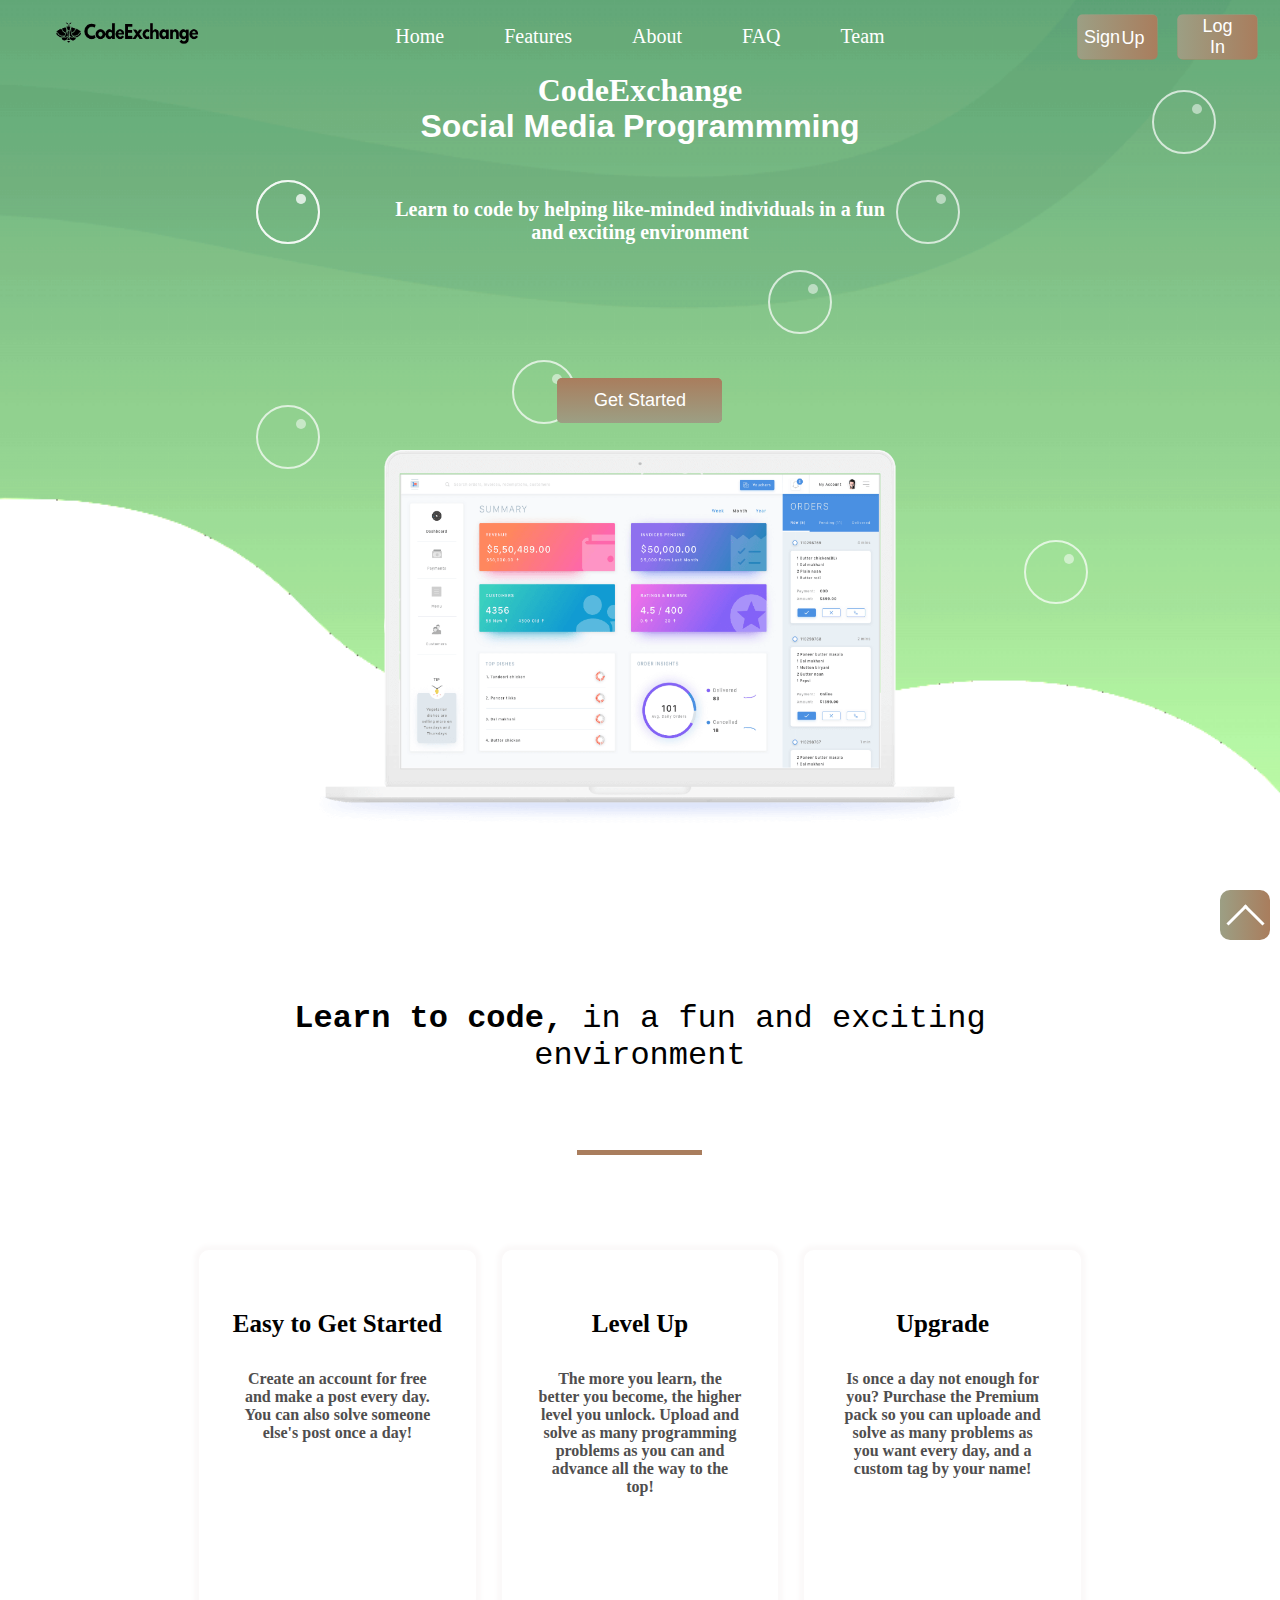
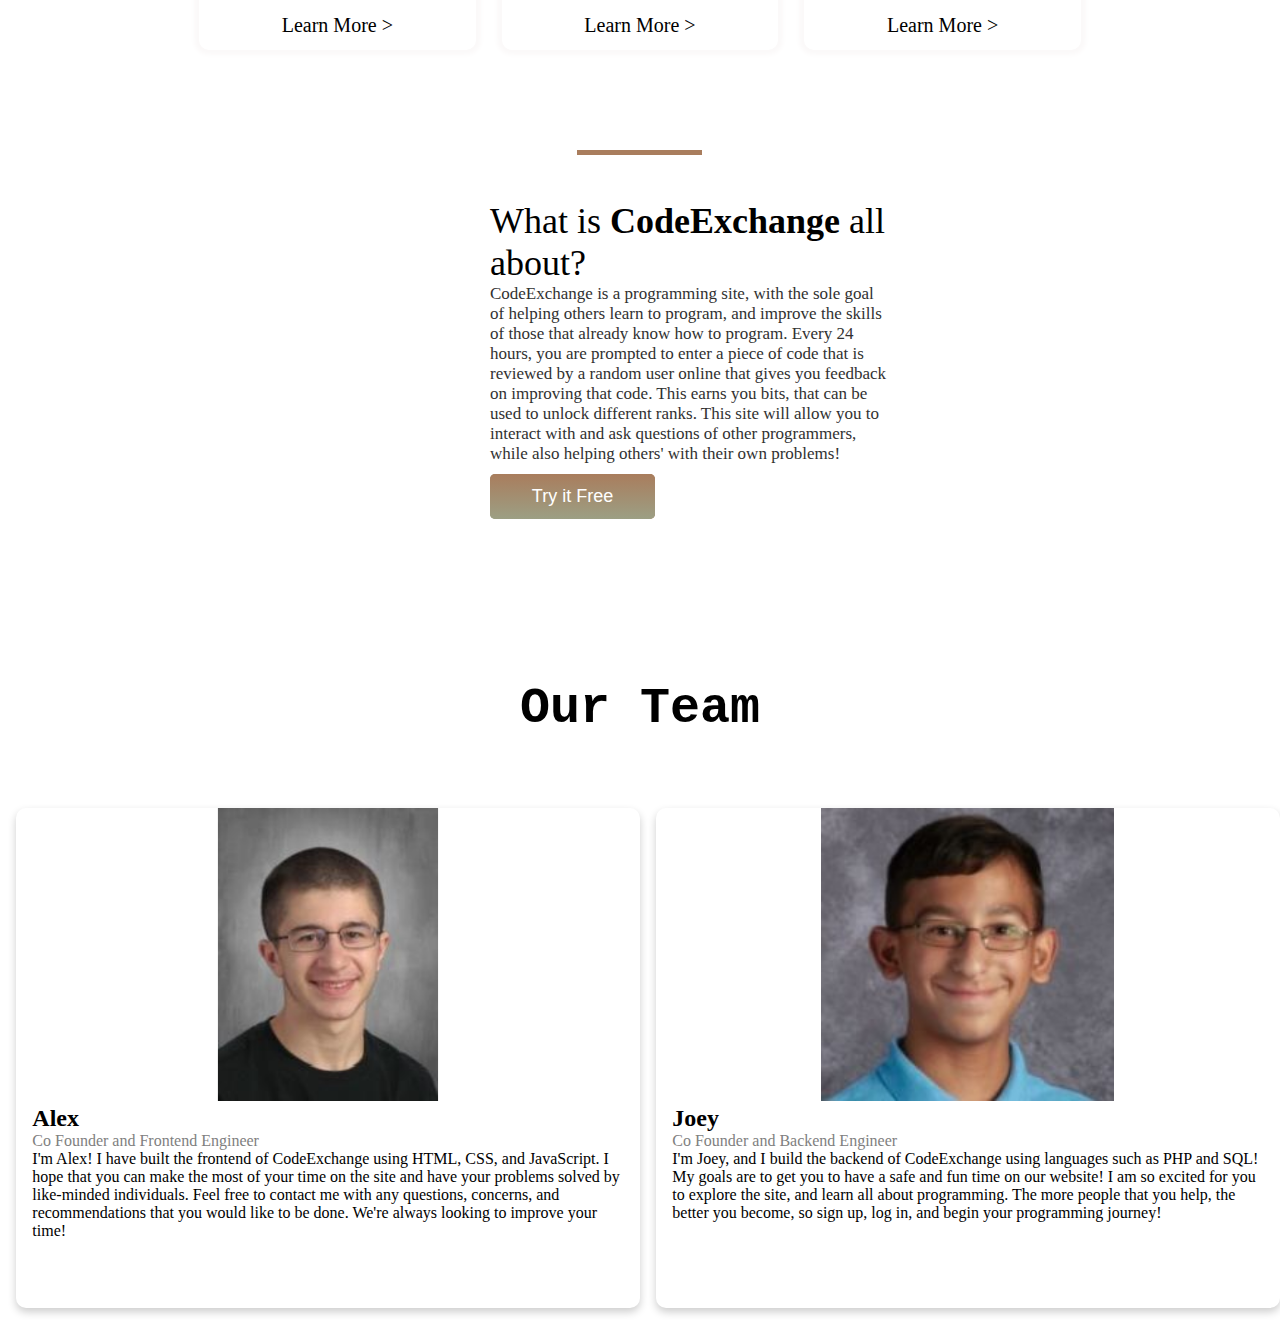
<file: index.html>
<!DOCTYPE html>
<html lang="en">

<head>
    <meta charset="UTF-8">
    <meta http-equiv="X-UA-Compatible" content="IE=edge">
    <meta name="viewport" content="width=device-width, initial-scale=1.0">
    <link rel="stylesheet" href="styles.css">
    <link rel="stylesheet" href="about-us.css">
    <link rel="stylesheet" href="bubbles.css">
    <link rel="icon" href="img/icon.png">
    <script src="index.js"></script>
    <title>CodeExchange</title>
</head>

<body>
  <a href="#">
    <div id="to-top">
        <div class="arrow-up"></div>
    </div>
  </a>
    <div class="header" id="header">
        <img id="main-background" src="img/header-background.png" alt="">
        <img id="computer" src="img/computer.png" alt="">
        <div class="top-header">
          <div class="dot-wrapper">
            <div class="dot-class"><span class="dot"></span></div>
            <div class="dot-class"><span class="dot"></span></div>
            <div class="dot-class"><span class="dot"></span></div>
            <div class="dot-class"><span class="dot"></span></div>
            <div class="dot-class"><span class="dot"></span></div>
            <div class="dot-class"><span class="dot"></span></div>
            <div class="dot-class"><span class="dot"></span></div>
            <div class="dot-class"><span class="dot"></span></div>
            <div class="dot-class"><span class="dot"></span></div>
            <div class="dot-class"><span class="dot"></span></div>
            <div class="dot-class"><span class="dot"></span></div>
            <div class="dot-class"><span class="dot"></span></div>
            <div class="dot-class"><span class="dot"></span></div>
            <div class="dot-class"><span class="dot"></span></div>
            <div class="dot-class"><span class="dot"></span></div>
          </div>
          <div class="top-top-header">
            <div class="nav">
                <ul>
                    <a href="#">
                        <li>Home</li>
                    </a>
                    <a href="#features">
                        <li>Features</li>
                    </a>
                    <a href="#about-title">
                        <li>About</li>
                    </a>
                    <a href="#faq">
                        <li>FAQ</li>
                    </a>
                    <a href="#team">
                        <li>Team</li>
                    </a>
                </ul>
            </div>
            <img id="logo-img" src="img/logo.png">
            <a href = "register.html">
              <button class="download-now long" id="sign-up"><p id="t1">Sign</p><p id="t2">Up</p></button>
            </a>
            <a href = "login.html">
              <button class="download-now long" id="log-in"><p>Log In</p></button>
            </a>

            <a href = "login.html">
              <button class="download-now long" id="extra" style="width: 0"><p>Other</p></button>
            </a>
          </div>

            <!-- Ignore this... I am messing around with it a bit -->
            <!-- <div class="dropdown">
                <div class="bars" onclick="changeBar(this)">
                    <button class="dropbtn bar1" onclick="toggleMenu()"></button>
                    <button class="dropbtn bar2" onclick="toggleMenu()"></button>
                    <button class="dropbtn bar3" onclick="toggleMenu()"></button>
                </div>

                <div id="myDropdown" class="dropdown-content">
                    <a href="#header">Home</a>
                    <a href="#features">Features</a>
                    <a href="#about">About</a>
                    <a href="#faq">FAQ</a>
                    <a href="#team">Team</a>
                </div>
            </div> -->

            <h1 id="p1">CodeExchange</h1>
            <h1 id="p2">Social Media Programmming</h1>
            <h1 id="p3">Learn to code by helping like-minded individuals in a fun and exciting environment</h1>

            <!-- Sign Up Button -->
            <a href="login.html" id="get-started">
              <button class="long" id="get-started-button"><p>Get Started</p></button>
            </a>
    </div>
    <!-- <div class="advertisements">
        <div class="advertisements-single-row-1 advertisements-div advertisements-single">
            <img id="brand1" src="img/advertisements/brand-1.png" alt="">
            <img id="brand2" src="img/advertisements/brand-2.png" alt="">
            <img id="brand3" src="img/advertisements/brand-3.png" alt="">
            <img id="brand4" src="img/advertisements/brand-4.png" alt="">
            <img id="brand5" src="img/advertisements/brand-5.png" alt="">
        </div>
    </div> -->

    <hr class="solid-divider solid-divider1">

    <div class="features" id="features">
        <div class="text-body">
            <p><strong>Learn to code,</strong> in a fun and exciting environment</p>
        </div>

        <div class="feature-card clean-card">
            <!-- <div class="shape-div">
                <img class="shape-bg" src="img/shape_bg.png" alt="">
                <img class="main-shape" src="img/shape1.png" alt="">
            </div> -->
            <h1>Easy to Get Started</h1>
            <h2>Create an account for free and make a post every day.
                You can also solve someone else's post once a day!</h2>
            <a href="">Learn More ></a>
        </div>

        <div class="feature-card robust-card">
            <!-- <div class="shape-div">
                <img class="shape-bg" src="img/shape_bg.png" alt="">
                <img class="main-shape" src="img/shape2.png" alt="">
            </div> -->
            <h1>Level Up</h1>
            <h2>The more you learn, the better you become, the higher level you unlock. Upload and solve as many
                programming problems as you can and advance all the way to the top!</h2>
            <a href="">Learn More ></a>
        </div>

        <div class="feature-card powerful-card">
            <!-- <div class="shape-div">
                <img class="shape-bg" src="img/shape_bg.png" alt="">
                <img class="main-shape" src="img/shape3.png" alt="">
            </div> -->
            <h1>Upgrade</h1>
            <h2>Is once a day not enough for you? Purchase the Premium pack so you can uploade and solve as many
                problems as you want every day, and a custom tag by your name!</h2>
            <a href="">Learn More ></a>
        </div>
    </div>

    <hr class="solid-divider solid-divider2">

    <div class="about">
        <div class="section1">
            <p id="about-title">What is <strong>CodeExchange</strong> all about?</p>
            <p id="pgrph">CodeExchange is a programming site, with the sole goal of helping others learn to program, and
                improve the skills of those that already know how to program. Every 24 hours, you are prompted to enter
                a piece of code that is reviewed by a random user online that gives you feedback on improving that code.
                This earns you bits, that can be used to unlock different ranks. This site will allow you to interact
                with and ask questions of other programmers, while also helping others' with their own problems!</p>
            <!-- This button links to sign up -->
            <a href="login.html">
              <button class="long" id="try-it-free">Try it Free</button>
            </a>
        </div>
    </div>

    <div class="about-us" id="team">
        <h1 id="our-team">Our Team</h1>
        <div class="about-us-column about-us-column1">
            <div class="about-us-card">
                <center>
                    <img src="img/about-us/imageOfAlex.png" alt="Alex" style="width:47%;">
                </center>
                <div class="about-us-container">
                    <h2>Alex</h2>
                    <p class="about-us-title">Co Founder and Frontend Engineer</p>
                    <p>I'm Alex! I have built the frontend of CodeExchange using HTML, CSS, and JavaScript. I hope that
                        you can make the most of your time on the site and have your problems solved by like-minded
                        individuals. Feel free to contact me with any questions, concerns, and recommendations that you
                        would like to be done. We're always looking to improve your time!</p>
                    <!-- <a href="mailto:alex@chate.info" id="about-us-email-us"><button style="width: 100%">Email Alex!</button></a> -->
                </div>
            </div>
        </div>

        <div class="about-us-column about-us-column2">
            <div class="about-us-card">
                <center>
                    <img src="img/about-us/imageOfJoey.jpg" alt="Joey" style="width:47%">
                </center>
                <div class="about-us-container">
                    <h2>Joey</h2>
                    <p class="about-us-title">Co Founder and Backend Engineer</p>
                    <p>I'm Joey, and I build the backend of CodeExchange using languages such as PHP and SQL!
                        My goals are to get you to have a safe and fun time on our website! I am so excited for you
                        to explore the site, and learn all about programming. The more people that you help, the better
                        you become, so sign up, log in, and begin your programming journey!</p>
                    <!-- <br><br><br><br> -->
                    <center>
                      <!-- <a href="mailto:joey.zambreno@bergmanacademy.org" id="about-us-email-us"><button id="about-us-email-us" style="width:100%">Email
                              Joey!</button></a> -->
                    </center>

                </div>
            </div>
        </div>
    </div>
</body>

</html>
</file>
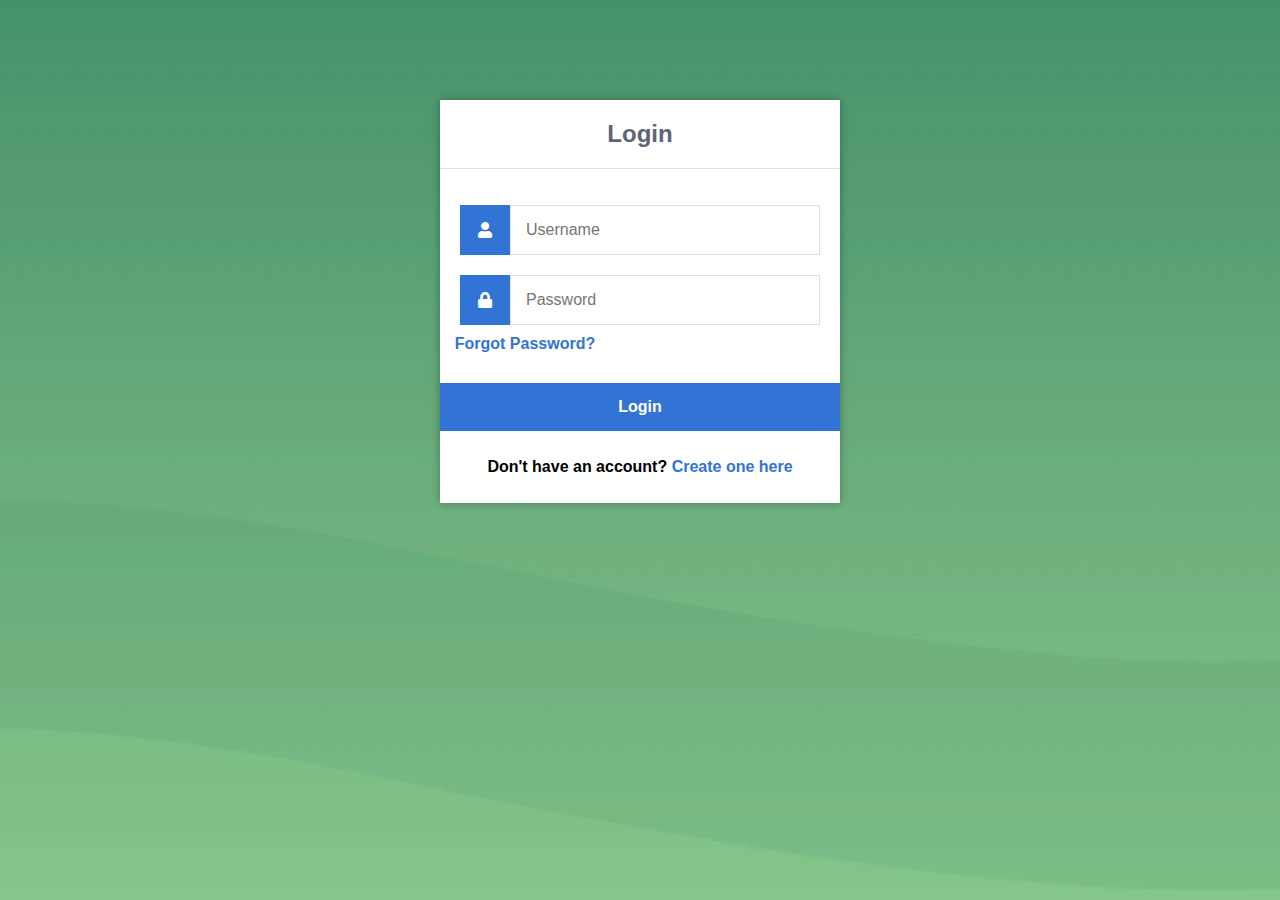
<file: login.html>
<!DOCTYPE html>
<html>
	<head>
		<meta charset="utf-8">
		<title>Login</title>
		<link rel="stylesheet" href="https://use.fontawesome.com/releases/v5.7.1/css/all.css">
		<link href="style.css" rel="stylesheet" type="text/css">
	</head>
	<body>

		<div class="login">
			<h1>Login</h1>

			<form action="authenticate.php" method="post">
				<label for="username">
					<i class="fas fa-user"></i>
				</label>
				<input type="text" name="username" placeholder="Username" id="username" required>
				<label for="password">
					<i class="fas fa-lock"></i>
				</label>
				<input type="password" name="password" placeholder="Password" id="password" required>
				<a class="forgot-password" href="#"><h5 class="forgot-password">Forgot Password?</h5></a>
				<input type="submit" value="Login">
			</form>

			<!-- <div class="register"> -->
				<form id="register">
					<h5 id="register">Don't have an account? <a id="register-clickable" href="register.html">Create one here</a></h5>
				</form>
			<!-- </div> -->
		</div>
	</body>
</html>
</file>
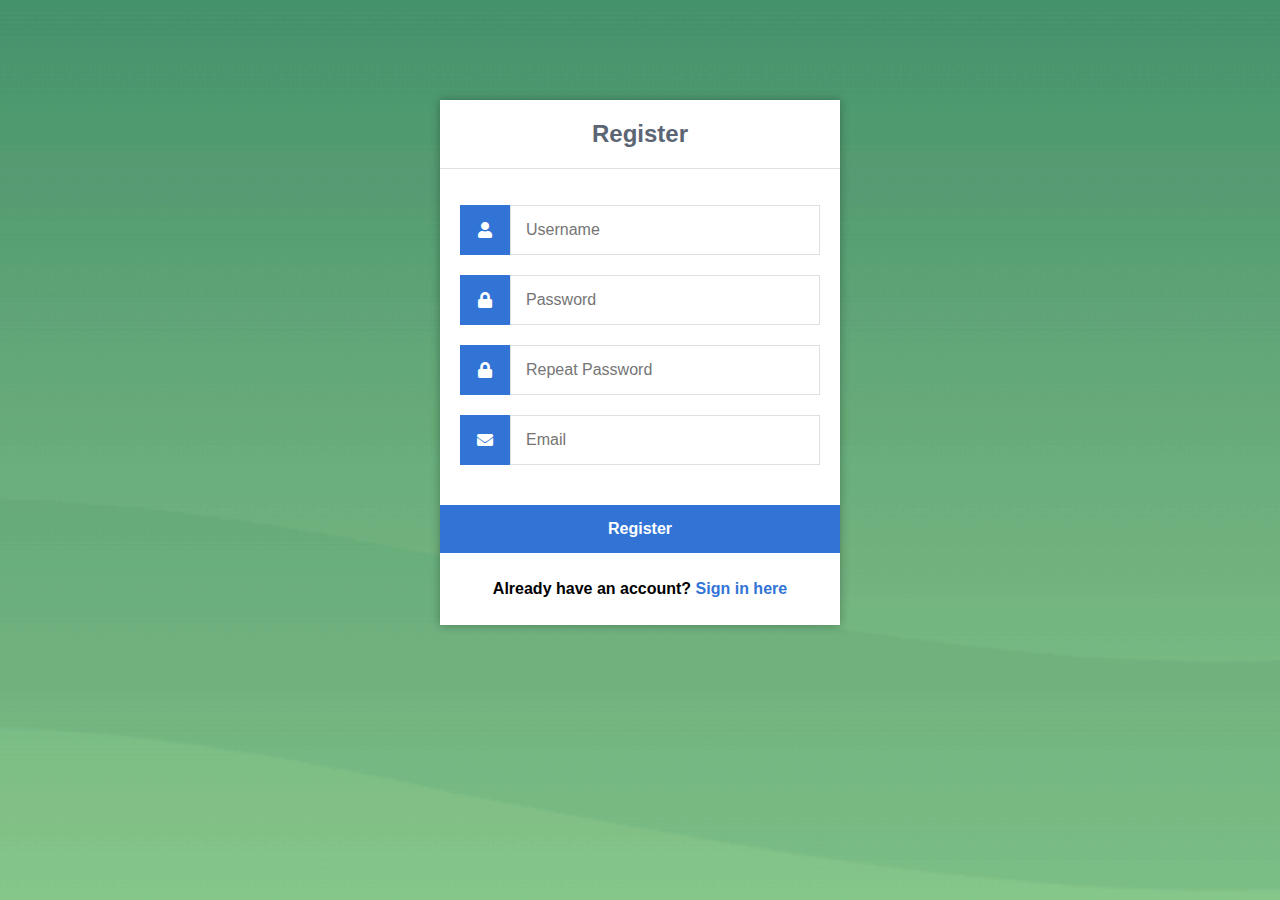
<file: register.html>
<!DOCTYPE html>
<html>
	<head>
		<meta charset="utf-8">
		<title>Register</title>
		<link rel="stylesheet" href="https://use.fontawesome.com/releases/v5.7.1/css/all.css">
    <link href="registerstyle.css" rel="stylesheet" type="text/css">
	</head>
	<body>
		<div class="register">
			<h1>Register</h1>
			<form action="register.php" method="post" autocomplete="off">
				<label for="username">
					<i class="fas fa-user"></i>
				</label>
				<input type="text" name="username" placeholder="Username" id="username" required>
				<label for="password">
					<i class="fas fa-lock"></i>
				</label>
				<input type="password" name="password" placeholder="Password" id="password" required>
				<label for="email">
					<i class="fas fa-lock"></i>
				</label>
				<input type="password" name="rpt-password" placeholder="Repeat Password" id="rpt-password" required>
				<label for="email">
					<i class="fas fa-envelope"></i>
				</label>
				<input type="email" name="email" placeholder="Email" id="email" required>
				<input type="submit" value="Register">
			</form>
			<form id="login">
				<h5 id="login">Already have an account? <a id="login-clickable" href="login.html">Sign in here</a></h5>
			</form>
			<!-- <div class = "login">
				<form action="login.html" method="post">
					<input type="submit" value="Already have an account? Sign in here">
				</form>
			</div> -->
		</div>
	</body>
</html>
</file>
<file: styles.css>
:root {
  --light-green: #9C9F84;
  --dark-green: #5C755E;
  --light-brown: #F7DCB4;
  --dark-brown: #A97D5D;
}

* {
  margin: 0px;
  padding: 0px;
}

body {
    display: flex;
    align-items: center;
    justify-content: center;
    background: white;
    overflow-x: hidden;
    scroll-behavior: smooth;
}

#to-top {
    display: none;
    width: 50px;
    height: 50px;
    background: var(--light-green);
    background: linear-gradient(90deg,  var(--light-green) 0%, var(--dark-brown) 100%);
    z-index: 100000;
    border-radius: 10px;
}

@media screen and (min-height: 100px) {
    #to-top {
        position: fixed;
        top: 890px;
        right: 10px;
        display: flex !important;
        align-items: center;
        justify-content: center;
    }
}

.arrow-up {
    position: relative;
    top: 8px;
    border: solid white;
    border-width: 0 3px 3px 0;
    display: inline-block;
    padding: 12px;
    transform: rotate(-135deg);
    -webkit-transform: rotate(-135deg);
}

#main-background {
    position: absolute;
    top: -260px;
    right: -30px;
    width: 1950px;
    height: 1100px;
}

.header {
    display: flex;
    align-items: center;
    justify-content: center;
}

#computer {
    display: block;
    position: absolute;
    margin: auto;
    top: 450px;
    width: 650px;
    height: 375px;
    z-index: 1000;
}


/* .bar1,
.bar2,
.bar3 {
    width: 35px;
    height: 5px;
    background-color: #3854dc;
    margin: 6px 0;
    transition: 0.4s;
} */

/* Download Now Button */
.long {
  position: relative;
  z-index: 1; /* matters! */
  overflow: hidden;
}
.long::before {
  content: "";
  position: absolute;
  top: 0;
  left: 0;
  width: 100%;
  height: 200%;
  background: linear-gradient(
    to bottom,
    var(--dark-brown),
    var(--light-green),
    var(--dark-brown)
  );
  transition: transform 0.4s;
  z-index: -1;
}
.long:hover::before {
  transform: translateY(-50%);
}

/* Replace download-now with long */
.download-now {
  transform: rotate(90deg);
}

#t1 {
  position: absolute;
  top: 45px;
  left: 5px;
}

#t2 {
  position: absolute;
  bottom: 45px;
  left: 12.45px;
}

.download-now>p {
  transform: rotate(-90deg);
}

.download-now {
    color: white;
    font-family: Impact, Haettenschweiler, 'Arial Narrow Bold', sans-serif;
    font-size: large;
    position: absolute;
    top: -3px;
    /* right: 5%; */
    width: 45px;
    height: 80px;
    border-radius: 5px;
    border: none;
    background: rgb(156,159,132);
    background: linear-gradient(90deg,  var(--light-green) 0%, var(--dark-brown) 100%);
    /* background: rgb(169, 125, 93);
    background: linear-gradient(90deg, rgba(169, 125, 93, 1) 0%, rgba(92, 117, 94, 1) 100%); */
}

.download-now:hover {
    /* transform: scaleX(0); */
    background: var(--dark-brown);
    background: linear-gradient(90deg, var(--dark-brown) 0%, var(--light-green) 100%);
    /* background: rgb(92, 117, 94);
    background: linear-gradient(90deg, rgba(92, 117, 94, 1) 0%, rgba(169, 125, 93, 1) 100%); */
}

/* This should not change size */
#logo-img {
    position: absolute;
    top: -53.5px;;
    left: 4%;
    width: 150px;
    height: 170px;
    /* width: 100px;
    height: 100px; */
}

.top-header {
    display: flex;
    align-items: center;
    justify-content: center;
}

.top-header>h1 {
    position: absolute;
    color: white;
}

.top-header>.top-top-header>.nav>ul>a {
    text-decoration: none;
    color: white;
}

#p1 {
    top: 8%;
    font-family: Georgia, 'Times New Roman', Times, serif;
    z-index: 1;
}

#p2 {
    top: 12%;
    font-family: 'Segoe UI', Tahoma, Geneva, Verdana, sans-serif;
    z-index: 1;
}

#p3 {
    text-align: center;
    top: 22%;
    width: 500px;
    font-size: 20px;
    z-index: 1;
}

#get-started {
  position: absolute;
  top: 40%;
  /* left: 41.5%; */
  width: 165px;
  height: 45px;
}

#get-started-button {
    color: white;
    font-family: Impact, Haettenschweiler, 'Arial Narrow Bold', sans-serif;
    font-size: large;
    border-radius: 5px;
    border: none;
    background: rgb(156,159,132);
    background: linear-gradient(90deg,  var(--light-green) 0%, var(--dark-brown) 100%);
    position: absolute;
    top: 40%;
    width: 165px;
    height: 45px;
}

#get-started-button:hover {
  background: var(--dark-brown);
  background: linear-gradient(90deg, var(--dark-brown) 0%, var(--light-green) 100%);

}

/* .advertisements {
    display: flex;
    align-items: center;
    justify-content: center;
    z-index: 1000;
    position: absolute;
    top: 900px;
    width: 700px;
    height: 100px;
}

.advertisements-double-row-1,
.advertisements-double-row-2 {
    display: flex;
    align-items: center;
    justify-content: center;
    grid-gap: 30px;
} */
/*
.advertisements-div {
    display: flex;
    align-items: center;
    justify-content: center;
    grid-gap: 30px;
}

.advertisements-single {
    background: red;
}

.advertisements-double {
    background: blue;
}

.advertisements-triple {
    background: green;
}

.advertisements-triple-row-2 {
    position: absolute;
    top: 100px;
}

.advertisements-triple-row-3 {
    position: absolute;
    top: 175px;
}

.advertisements-double-row-2 {
    position: absolute;
    top: 100px;
}

@media screen and (min-width: 600px) {
    .advertisements-single {
        display: none;
    }

    .advertisements-double {
        display: none;
    }

    .advertisements-triple {
        display: flex;
    }
}

@media screen and (max-width: 1000px) {
    .advertisements-single {
        display: none;
    }

    .advertisements-double {
        display: none;
    }

    .advertisements-triple {
        display: none;
    }
}

 @media screen and (max-width: 1200px) {
    .advertisements-single {
        display: none;
    }

    .advertisements-double {
        display: none;
    }

    .advertisements-triple {
        display: none;
    }
} */

hr.solid-divider {
    position: absolute;
    width: 125px;
    border: none;
    border-top: 5px solid var(--dark-brown);
}

hr.solid-divider1 {
    top: 1150px;
}

hr.solid-divider2 {
    top: 1750px;
}

.text-body {
    display: flex;
    align-items: center;
    justify-content: center;
    width: 85%;
    text-align: center;
}

.text-body>p {
    font-size: 32px;
    font-family: 'VT323', monospace;
}

.feature-card {
    position: absolute;
    width: 300px;
    height: 400px;
    background: white;
    border-radius: 10px;
    top: 200px;
    box-shadow: 0 0 5px 5px #fbf9f9;
    /* transition: transform 2s smooth; */
    /* transition: 3s; */
}

.feature-card:hover {
    /* position: absolute; */
    /* top: 250px; */
    border: 2px;
    border-color: var(--dark-green);
    border-style: solid;
}

.feature-card:hover>.shape-div>.shape-bg {
    transform: rotate(20deg);
}

.shape-bg {
    position: absolute;
    left: 31.5%;
    width: 40%;
    top: 68%;
}

.main-shape {
    position: absolute;
    left: 37%;
    top: 72%;
    width: 30%;
}

.feature-card {
    display: flex;
    justify-content: center;
}

.feature-card>h1 {
    position: absolute;
    font-size: 25px;
    top: 15%;
    /* left: 38%; */
}

.feature-card>h2 {
    position: absolute;
    font-size: 16px;
    color: rgb(79, 78, 78);
    text-align: center;
    top: 30%;
    width: 75%;
    /* left: 15%; */
}

.feature-card>a {
    position: absolute;
    color: black;
    text-decoration: none;
    font-size: 20px;
    bottom: 13px;
}

.clean-card {
    top: 250px;
}

.robust-card {
    top: 700px;
}

.powerful-card {
    top: 1150px;
}

.feature-card {
    width: 50%;
}

.about {
    position: absolute;
    top: 1000px;
    display: flex;
    align-items: center;
    justify-content: center;
}

.features {
    position: absolute;
    top: 1000px;
    display: flex;
    align-items: center;
    justify-content: center;
}

/* .about>.section1 {
    display: flex;
    justify-content: center;
} */

.about>.section1>#about-title {
    position: relative;
    font-size: 36px;
    width: 400px;
    /* right: 900px; */
    top: 800px;
    right: -50px;
}

.about>.section1>#pgrph {
    position: relative;
    width: 400px;
    font-size: 17px;
    color: rgb(49, 49, 49);
    top: 800px;
    right: -50px;
}

.about-us-card {
    /* position: absolute; */
    width: 100%;
    height: 500px;
    background: white;
    border-radius: 10px;
    top: 200px;
    box-shadow: 0 0 5px 5px #fbf9f9;
    /* transition: transform 2s smooth; */
    /* transition: 3s; */
}

#about-us-email-us {
  /* position: relative; */
  /* width: 30%; */
}

#try-it-free {
    color: white;
    font-family: Impact, Haettenschweiler, 'Arial Narrow Bold', sans-serif;
    font-size: large;
    position: relative;
    top: 810px;
    right: -50px;
    width: 165px;
    height: 45px;
    border-radius: 5px;
    border: none;
    background: rgb(156,159,132);
    background: linear-gradient(90deg,  var(--light-green) 0%, var(--dark-brown) 100%);
    /* background: rgb(237, 104, 52);
    background: linear-gradient(90deg, rgba(237, 104, 52, 1) 0%, rgba(198, 10, 155, 1) 100%); */
}

#try-it-free:hover {
  background: var(--dark-brown);
  background: linear-gradient(90deg, var(--dark-brown) 0%, var(--light-green) 100%);
    /* background: rgba(198, 10, 155, 1);
    background: linear-gradient(90deg, rgba(198, 10, 155, 1) 0%, rgba(237, 104, 52, 1) 100%); */
}

/* a {
    background-color: #FF0;
}

a:hover {
    background-color: #AD310B;

} */

@media screen and (min-width: 1000px) {
    .clean-card {
        top: 250px;
        left: 20px;
    }

    .robust-card {
        top: 250px;
    }

    .powerful-card {
        top: 250px;
        right: 20px;
    }

    .feature-card {
        width: 30%;
    }

    #team {
        position: absolute;
        top: 2400px;
        display: flex;
        align-items: center;
        justify-content: center;
    }
}

@media screen and (max-width: 1000px) {
    .about {
        position: absolute;
        top: 1800px;
    }

    #try-it-free {
        top: 810px;
    }

    .solid-divider2 {
        position: absolute;
        top: 1200px;
    }

    .solid-divider2 {
        display: none;
    }
}

.nav {
    position: relative;
    top: 5px;
    /* left: -50px; */
    display: flex;
    justify-content: space-between;
    align-items: center;
    color: white;
    font-size: 20px;
}

ul {
    display: flex;
    margin: 0;
    padding: 0;
}

li {
    padding: 1em 1.5em;
    list-style-type: none;
    cursor: pointer;
    translate: transform;
}

li:hover {
    transform: scale(1.5);
}

@media screen and (min-width: 1000px) {
    /* .menu-btn {
        display: none !important;
    } */

    .bars {
        display: none !important;
    }
}

@media screen and (max-width: 1000px) {
    .nav {
        display: none !important;
    }

    .download-now {
        right: 15%;
    }
}

/* @media screen and (max-width: 500px) {
    .download-now {
        display: none !important;
    }
} */

#our-team {
    position: absolute;
    top: -120px;
    /* left: 43%; */
    font-family: 'VT323', monospace;
    font-size: 50px;
}

.about-us {
    position: absolute;
    top: 3200px;
    display: flex;
    align-items: center;
    justify-content: center;
}

/* Dropdown Button */
/* .dropbtn {
    background-color: #4CAF50;
    color: white;
    padding: 16px;
    font-size: 16px;
    border: none;
    cursor: pointer;
    position: absolute;
    right: -115px;
    top: -10px;
}

.dropdown {
    position: absolute;
    top: 20px;
    display: inline-block;
    width: 35.5px;
    height: 100px;
    background-color: red;
}

.dropdown-content {
    display: none;
    position: absolute;
    right: -5px;
    top: 30px;
    background-color: #f9f9f9;
    min-width: 80px;
    box-shadow: 0px 8px 16px 0px rgba(0, 0, 0, 0.2);
    z-index: 1;
}

.dropdown-content a {
    color: black;
    padding: 12px 16px;
    text-decoration: none;
    display: block;
}

.dropdown-content a:hover {
    display: block;
    background-color: #f1f1f1
}

.dropdown:hover .dropdown-content {
    display: block;
}

.a:hover .dropdown-content {
    display: block;
}

.dropdown:hover .dropbtn {
    background-color: #3e8e41;
} */

/* Dropdown Button */
.dropbtn {
    background-color: white;
    color: white;
    border: none;
    cursor: pointer;
    position: absolute;
    width: 40px;
    height: 5px;
}

.bars {
    /* display: none; */
    /* width: 50px;
    height: 50px; */
    z-index: 1000000;
    border-radius: 10px;
    position: fixed;
    top: 30px;
    right: 40px;
    display: flex !important;
    align-items: center;
    justify-content: center;
}

.bar1,
.bar2,
.bar3 {
    transition: 0.4s;
}

.bar1 {
    top: 0px;
}

.bar2 {
    top: 10px;
}

.bar3 {
    top: 20px;
}

.dropdown {
    position: absolute;
    display: flex;
    align-items: center;
    justify-content: center;
    z-index: 2;
}

.dropdown-content {
    display: none;
    position: fixed;
    background-color: #f1f1f1;
    width: 80px;
    box-shadow: 0px 8px 16px 0px rgba(0, 0, 0, 0.2);
    z-index: 1;
    top: 80px;
    /* left: 150px; */
    left: 540px;
}

.dropdown-content a {
    color: black;
    padding: 12px 16px;
    text-decoration: none;
    display: block;
}

.dropdown-content a:hover {
    background-color: #ddd;
}

.show {
    display: block;
}

.menu-btn {
    display: inline-block;
    cursor: pointer;
    position: absolute;
}

.change .bar1 {
    transform: translate(0, 10px) rotate(-45deg);
    top: 0px;
    left: -1px;
}

.change .bar2 {
    opacity: 0;
}

.change .bar3 {
    transform: translate(0, -10px) rotate(45deg);
    bottom: -2px;
    left: 2px;
}

#log-in {
    right: 40px;
}

#sign-up {
    right: 140px;
}

#extra {
  right: -100px;
}

/* .top-top-header {
  position: absolute;
  width: 100%;
  height: 12%;
  display: flex;
  align-items: center;
  justify-content: center;
} */
</file>
<file: about-us.css>
.about-us-column {
    float: left;
    width: 48.7%;
    margin: auto;
    margin-bottom: 16px;
    padding: 0 8px;
}

.about-us-card {
    box-shadow: 0 4px 8px 0 rgba(0, 0, 0, 0.2);
    margin: 8px;
}

.about-section {
    padding: 50px;
    text-align: center;
    background-color: #474e5d;
    color: white;
}

.about-us-container {
    padding: 0 16px;
}

.about-us-container::after,
.about-us-row::after {
    content: "";
    clear: both;
    display: table;
}

.about-us-title {
    color: grey;
}

.about-us-button:hover {
    background-color: #555;
}

@media screen and (max-width: 650px) {
    .about-us-column {
        width: 100%;
        display: block;
    }
}
</file>
<file: bubbles.css>
.dot-wrapper h1 {
  top: 50%;
  left: 50%;
  transform: translate(-50%, -50%);
  position: absolute;
  font-family: sans-serif;
  letter-spacing: 1px;
  word-spacing: 2px;
  color: #fff;
  font-size: 40px;
  font-weight: 888;
  text-transform: uppercase;
  z-index: 1;
}
.dot-wrapper .dot-class {
  height: 60px;
  width: 60px;
  border: 2px solid rgba(255, 255, 255, 0.7);
  /* border: 2px solid red; */
  border-radius: 50px;
  position: absolute;
  top: 10%;
  left: 10%;
  animation: 4s linear infinite;
  z-index: 1;
}
.dot-class .dot {
  height: 10px;
  width: 10px;
  border-radius: 50px;
  background: rgba(255, 255, 255, 0.5);
  position: absolute;
  top: 20%;
  right: 20%;
  z-index: 1;
}
.dot-wrapper .dot-class:nth-child(1) {
  top: 20%;
  left: 20%;
  animation: animate 8s linear infinite;
}
.dot-wrapper .dot-class:nth-child(2) {
  top: 60%;
  left: 80%;
  animation: animate 10s linear infinite;
}
.dot-wrapper .dot-class:nth-child(3) {
  top: 40%;
  left: 40%;
  animation: animate 3s linear infinite;
}
.dot-wrapper .dot-class:nth-child(4) {
  top: 66%;
  left: 30%;
  animation: animate 7s linear infinite;
}
.dot-wrapper .dot-class:nth-child(5) {
  top: 90%;
  left: 10%;
  animation: animate 9s linear infinite;
}
.dot-wrapper .dot-class:nth-child(6) {
  top: 30%;
  left: 60%;
  animation: animate 5s linear infinite;
}
.dot-wrapper .dot-class:nth-child(7) {
  top: 70%;
  left: 20%;
  animation: animate 8s linear infinite;
}
.dot-wrapper .dot-class:nth-child(8) {
  top: 75%;
  left: 60%;
  animation: animate 10s linear infinite;
}
.dot-wrapper .dot-class:nth-child(9) {
  top: 50%;
  left: 50%;
  animation: animate 6s linear infinite;
}
.dot-wrapper .dot-class:nth-child(10) {
  top: 45%;
  left: 20%;
  animation: animate 10s linear infinite;
}
.dot-wrapper .dot-class:nth-child(11) {
  top: 10%;
  left: 90%;
  animation: animate 9s linear infinite;
}
.dot-wrapper .dot-class:nth-child(12) {
  top: 20%;
  left: 70%;
  animation: animate 7s linear infinite;
}
.dot-wrapper .dot-class:nth-child(13) {
  top: 20%;
  left: 20%;
  animation: animate 8s linear infinite;
}
.dot-wrapper .dot-class:nth-child(14) {
  top: 60%;
  left: 5%;
  animation: animate 6s linear infinite;
}
.dot-wrapper .dot-class:nth-child(15) {
  top: 90%;
  left: 80%;
  animation: animate 9s linear infinite;
}
@keyframes animate {
  0% {
    transform: scale(0) translateY(0) rotate(70deg);
  }
  100% {
    transform: scale(1.3) translateY(-100px) rotate(360deg);
  }
}
</file>
<file: style.css>
* {
  	box-sizing: border-box;
  	font-family: -apple-system, BlinkMacSystemFont, "segoe ui", roboto, oxygen, ubuntu, cantarell, "fira sans", "droid sans", "helvetica neue", Arial, sans-serif;
  	font-size: 16px;
  	-webkit-font-smoothing: antialiased;
  	-moz-osx-font-smoothing: grayscale;
}
body {
  	/* background-color: #435165; */
    background: url(img/background-im.png);
}

#register {
	background-color: white;

}

.login {
  	width: 400px;
  	background-color: #ffffff;
  	box-shadow: 0 0 9px 0 rgba(0, 0, 0, 0.3);
  	margin: 100px auto;
}

.login form input[type="submit"] {
	width: 100%;
	padding: 15px;
	margin-top: 20px;
	background-color: #3274d6;
	border: 0;
	cursor: pointer;
	font-weight: bold;
	color: #ffffff;
	transition: background-color 0.2s;
}

.login h1 {
  	text-align: center;
  	color: #5b6574;
  	font-size: 24px;
  	padding: 20px 0 20px 0;
  	border-bottom: 1px solid #dee0e4;
}
.login form {
  	display: flex;
  	flex-wrap: wrap;
  	justify-content: center;
  	padding-top: 20px;
}
.login form label {
  	display: flex;
  	justify-content: center;
  	align-items: center;
  	width: 50px;
  	height: 50px;
  	background-color: #3274d6;
  	color: #ffffff;
}
.login form input[type="password"], .login form input[type="text"] {
  	width: 310px;
  	height: 50px;
  	border: 1px solid #dee0e4;
  	margin-bottom: 20px;
  	padding: 0 15px;
}
.login form input[type="submit"] {
  	width: 100%;
  	padding: 15px;
 	margin-top: 20px;
  	background-color: #3274d6;
  	border: 0;
  	cursor: pointer;
  	font-weight: bold;
  	color: #ffffff;
  	transition: background-color 0.2s;
}
.login form input[type="submit"]:hover {
	background-color: #2868c7;
  	transition: background-color 0.2s;
}

.navtop {
	background-color: #2f3947;
	height: 60px;
	width: 100%;
	border: 0;
}
.navtop div {
	display: flex;
	margin: 0 auto;
	width: 1000px;
	height: 100%;
}
.navtop div h1, .navtop div a {
	display: inline-flex;
	align-items: center;
}
.navtop div h1 {
	flex: 1;
	font-size: 24px;
	padding: 0;
	margin: 0;
	color: #eaebed;
	font-weight: normal;
}
.navtop div a {
	padding: 0 20px;
	text-decoration: none;
	color: #c1c4c8;
	font-weight: bold;
}
.navtop div a i {
	padding: 2px 8px 0 0;
}
.navtop div a:hover {
	color: #eaebed;
}
body.loggedin {
	background-color: #f3f4f7;
}
.content {
	width: 1000px;
	margin: 0 auto;
}
.content h2 {
	margin: 0;
	padding: 25px 0;
	font-size: 22px;
	border-bottom: 1px solid #e0e0e3;
	color: #4a536e;
}
.content > p, .content > div {
	box-shadow: 0 0 5px 0 rgba(0, 0, 0, 0.1);
	margin: 25px 0;
	padding: 25px;
	background-color: #fff;
}
.content > p table td, .content > div table td {
	padding: 5px;
}
.content > p table td:first-child, .content > div table td:first-child {
	font-weight: bold;
	color: #4a536e;
	padding-right: 15px;
}
.content > div p {
	padding: 5px;
	margin: 0 0 10px 0;
}

.forgot-password {
  padding: 0px;
  margin: 0px;
  text-decoration: none;
  color: #3274d6;
  position: relative;
  top: -5px;
  right: 57.5px;
}

.forgot-password:hover {
  color: #4232d6;
}

#register {
  padding: 0px;
}

#register-clickable {
  padding: 0px;
  margin: 0px;
  text-decoration: none;
  color: #3274d6;
}

#register-clickable:hover {
  color: #4232d6;
}
</file>
<file: registerstyle.css>
* {
  	box-sizing: border-box;
  	font-family: -apple-system, BlinkMacSystemFont, "segoe ui", roboto, oxygen, ubuntu, cantarell, "fira sans", "droid sans", "helvetica neue", Arial, sans-serif;
  	font-size: 16px;
  	-webkit-font-smoothing: antialiased;
  	-moz-osx-font-smoothing: grayscale;
}
body {
  background: url(img/background-im.png);
	margin: 0;
}
.register {
  	width: 400px;
  	background-color: #ffffff;
  	box-shadow: 0 0 9px 0 rgba(0, 0, 0, 0.3);
  	margin: 100px auto;
}
.register h1 {
  	text-align: center;
  	color: #5b6574;
  	font-size: 24px;
  	padding: 20px 0 20px 0;
  	border-bottom: 1px solid #dee0e4;
}
.register form {
  	display: flex;
  	flex-wrap: wrap;
  	justify-content: center;
  	padding-top: 20px;
}
.register form label {
  	display: flex;
  	justify-content: center;
  	align-items: center;
  	width: 50px;
 	height: 50px;
  	background-color: #3274d6;
  	color: #ffffff;
}
.register form input[type="password"], .register form input[type="text"], .register form input[type="email"] {
  	width: 310px;
  	height: 50px;
  	border: 1px solid #dee0e4;
  	margin-bottom: 20px;
  	padding: 0 15px;
}
.register form input[type="submit"] {
  	width: 100%;
  	padding: 15px;
  	margin-top: 20px;
  	background-color: #3274d6;
 	border: 0;
  	cursor: pointer;
  	font-weight: bold;
  	color: #ffffff;
  	transition: background-color 0.2s;
}
.register form input[type="submit"]:hover {
	background-color: #2868c7;
  	transition: background-color 0.2s;
}

#login {
  padding: 0px;
}

#login-clickable {
  padding: 0px;
  margin: 0px;
  text-decoration: none;
  color: #3274d6;
}

#login-clickable:hover {
  color: #4232d6;
}
</file>
